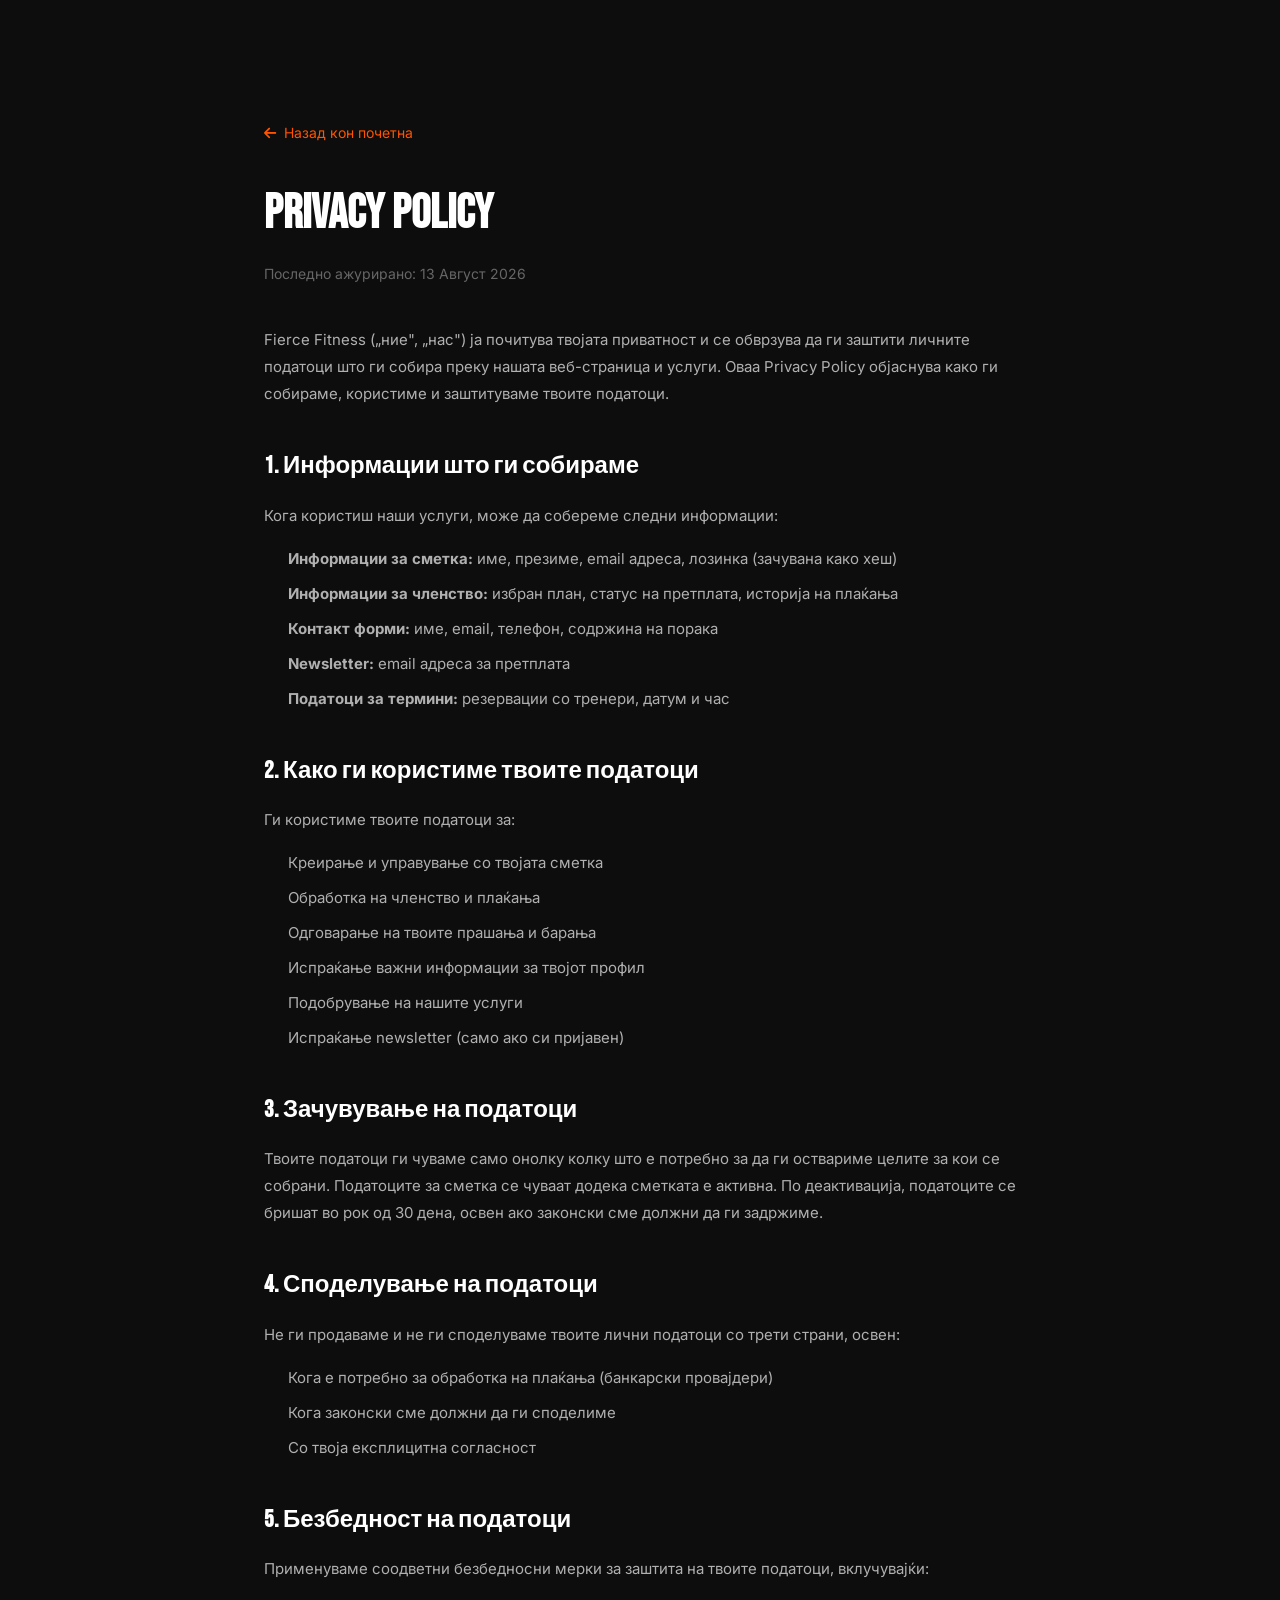
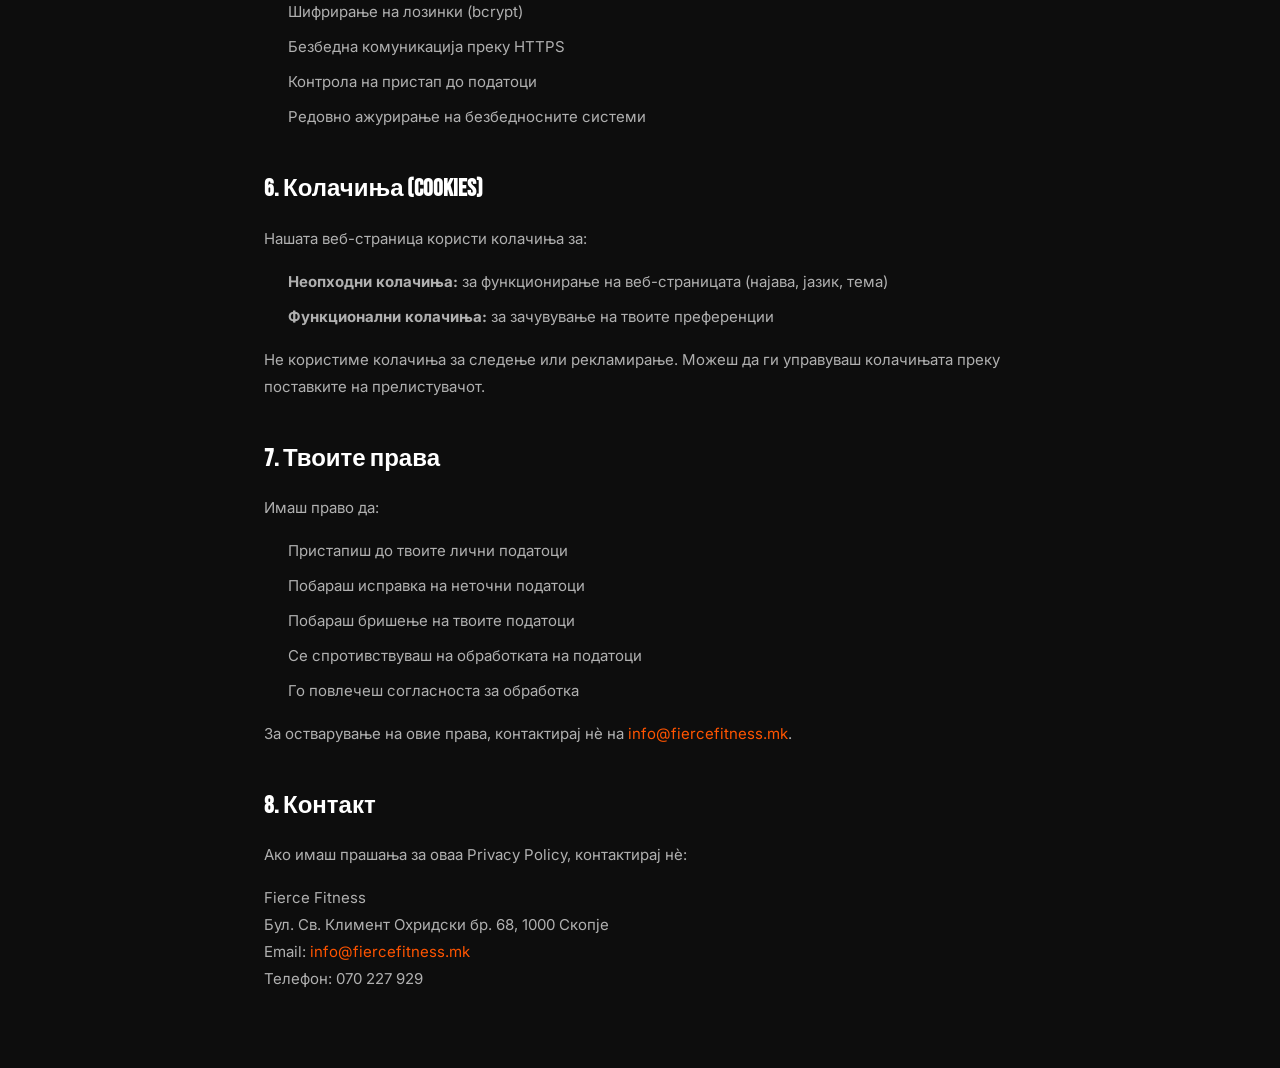
<file: privacy-policy.html>
<!DOCTYPE html>
<html lang="mk">
<head>
    <meta charset="UTF-8">
    <meta name="viewport" content="width=device-width, initial-scale=1.0">
    <title>Privacy Policy | Fierce Fitness</title>
    <meta name="description" content="Privacy Policy - Fierce Fitness Скопје">
    <link rel="preconnect" href="https://fonts.googleapis.com">
    <link rel="preconnect" href="https://fonts.gstatic.com" crossorigin>
    <link href="https://fonts.googleapis.com/css2?family=Bebas+Neue&family=Inter:wght@300;400;500;600;700&family=Poppins:wght@300;400;500;600;700;800;900&display=swap" rel="stylesheet">
    <link rel="stylesheet" href="https://cdnjs.cloudflare.com/ajax/libs/font-awesome/6.5.1/css/all.min.css">
    <link rel="stylesheet" href="style.css">
    <style>
        .privacy-page {
            min-height: 100vh;
            padding: 120px 0 60px;
            background: var(--bg-primary);
        }
        .privacy-content {
            max-width: 800px;
            margin: 0 auto;
            padding: 0 24px;
        }
        .privacy-content h1 {
            font-family: var(--font-heading);
            font-size: clamp(2rem, 5vw, 3rem);
            color: var(--text-primary);
            margin-bottom: 8px;
        }
        .privacy-content .last-updated {
            color: var(--text-muted);
            font-size: 14px;
            margin-bottom: 40px;
        }
        .privacy-content h2 {
            font-family: var(--font-heading);
            font-size: 1.5rem;
            color: var(--text-primary);
            margin-top: 40px;
            margin-bottom: 16px;
        }
        .privacy-content p {
            color: var(--text-secondary);
            font-size: 15px;
            line-height: 1.8;
            margin-bottom: 16px;
        }
        .privacy-content ul {
            color: var(--text-secondary);
            font-size: 15px;
            line-height: 1.8;
            margin-bottom: 16px;
            padding-left: 24px;
        }
        .privacy-content ul li {
            margin-bottom: 8px;
        }
        .privacy-content a {
            color: var(--accent);
            text-decoration: none;
        }
        .privacy-content a:hover {
            text-decoration: underline;
        }
        .privacy-back {
            display: inline-flex;
            align-items: center;
            gap: 8px;
            color: var(--text-secondary);
            text-decoration: none;
            font-size: 14px;
            margin-bottom: 32px;
            transition: color 0.3s ease;
        }
        .privacy-back:hover {
            color: var(--accent);
        }
    </style>
</head>
<body>
    <div class="privacy-page">
        <div class="privacy-content">
            <a href="index.html" class="privacy-back"><i class="fas fa-arrow-left"></i> Назад кон почетна</a>
            <h1>Privacy Policy</h1>
            <p class="last-updated">Последно ажурирано: 13 Август 2026</p>

            <p>Fierce Fitness („ние", „нас") ја почитува твојата приватност и се обврзува да ги заштити личните податоци што ги собира преку нашата веб-страница и услуги. Оваа Privacy Policy објаснува како ги собираме, користиме и заштитуваме твоите податоци.</p>

            <h2>1. Информации што ги собираме</h2>
            <p>Кога користиш наши услуги, може да собереме следни информации:</p>
            <ul>
                <li><strong>Информации за сметка:</strong> име, презиме, email адреса, лозинка (зачувана како хеш)</li>
                <li><strong>Информации за членство:</strong> избран план, статус на претплата, историја на плаќања</li>
                <li><strong>Контакт форми:</strong> име, email, телефон, содржина на порака</li>
                <li><strong>Newsletter:</strong> email адреса за претплата</li>
                <li><strong>Податоци за термини:</strong> резервации со тренери, датум и час</li>
            </ul>

            <h2>2. Како ги користиме твоите податоци</h2>
            <p>Ги користиме твоите податоци за:</p>
            <ul>
                <li>Креирање и управување со твојата сметка</li>
                <li>Обработка на членство и плаќања</li>
                <li>Одговарање на твоите прашања и барања</li>
                <li>Испраќање важни информации за твојот профил</li>
                <li>Подобрување на нашите услуги</li>
                <li>Испраќање newsletter (само ако си пријавен)</li>
            </ul>

            <h2>3. Зачувување на податоци</h2>
            <p>Твоите податоци ги чуваме само онолку колку што е потребно за да ги оствариме целите за кои се собрани. Податоците за сметка се чуваат додека сметката е активна. По деактивација, податоците се бришат во рок од 30 дена, освен ако законски сме должни да ги задржиме.</p>

            <h2>4. Споделување на податоци</h2>
            <p>Не ги продаваме и не ги споделуваме твоите лични податоци со трети страни, освен:</p>
            <ul>
                <li>Кога е потребно за обработка на плаќања (банкарски провајдери)</li>
                <li>Кога законски сме должни да ги споделиме</li>
                <li>Со твоја експлицитна согласност</li>
            </ul>

            <h2>5. Безбедност на податоци</h2>
            <p>Применуваме соодветни безбедносни мерки за заштита на твоите податоци, вклучувајќи:</p>
            <ul>
                <li>Шифрирање на лозинки (bcrypt)</li>
                <li>Безбедна комуникација преку HTTPS</li>
                <li>Контрола на пристап до податоци</li>
                <li>Редовно ажурирање на безбедносните системи</li>
            </ul>

            <h2>6. Колачиња (Cookies)</h2>
            <p>Нашата веб-страница користи колачиња за:</p>
            <ul>
                <li><strong>Неопходни колачиња:</strong> за функционирање на веб-страницата (најава, јазик, тема)</li>
                <li><strong>Функционални колачиња:</strong> за зачувување на твоите преференции</li>
            </ul>
            <p>Не користиме колачиња за следење или рекламирање. Можеш да ги управуваш колачињата преку поставките на прелистувачот.</p>

            <h2>7. Твоите права</h2>
            <p>Имаш право да:</p>
            <ul>
                <li>Пристапиш до твоите лични податоци</li>
                <li>Побараш исправка на неточни податоци</li>
                <li>Побараш бришење на твоите податоци</li>
                <li>Се спротивствуваш на обработката на податоци</li>
                <li>Го повлечеш согласноста за обработка</li>
            </ul>
            <p>За остварување на овие права, контактирај нè на <a href="mailto:info@fiercefitness.mk">info@fiercefitness.mk</a>.</p>

            <h2>8. Контакт</h2>
            <p>Ако имаш прашања за оваа Privacy Policy, контактирај нè:</p>
            <p>
                Fierce Fitness<br>
                Бул. Св. Климент Охридски бр. 68, 1000 Скопје<br>
                Email: <a href="mailto:info@fiercefitness.mk">info@fiercefitness.mk</a><br>
                Телефон: 070 227 929
            </p>
        </div>
    </div>
</body>
</html>
</file>
<file: style.css>
/* ============================================
   FIERCE FITNESS - Main Stylesheet
   ============================================ */

/* --- CSS Variables --- */
:root {
    --bg-primary: #0d0d0d;
    --bg-secondary: #111111;
    --bg-card: #1a1a1a;
    --bg-card-hover: #222222;
    --accent: #ff5400;
    --accent-light: #ff6b00;
    --accent-glow: rgba(255, 84, 0, 0.3);
    --accent-glow-strong: rgba(255, 84, 0, 0.5);
    --text-primary: #ffffff;
    --text-secondary: #b0b0b0;
    --text-muted: #666666;
    --bg: var(--bg-secondary);
    --text: var(--text-primary);
    --border: #2a2a2a;
    --border-light: #333333;
    --font-heading: 'Bebas Neue', 'Poppins', sans-serif;
    --font-body: 'Inter', 'Poppins', sans-serif;
    --font-accent: 'Poppins', sans-serif;
    --transition-smooth: all 0.3s cubic-bezier(0.4, 0, 0.2, 1);
    --transition-bounce: all 0.4s cubic-bezier(0.34, 1.56, 0.64, 1);
    --shadow-sm: 0 2px 8px rgba(0, 0, 0, 0.3);
    --shadow-md: 0 4px 20px rgba(0, 0, 0, 0.4);
    --shadow-lg: 0 8px 40px rgba(0, 0, 0, 0.5);
    --shadow-accent: 0 4px 20px rgba(255, 84, 0, 0.25);
    --radius-sm: 8px;
    --radius-md: 12px;
    --radius-lg: 16px;
    --radius-xl: 24px;
    --overlay-bg: rgba(13, 13, 13, 0.95);
    --overlay-heavy: rgba(13, 13, 13, 0.88);
    --overlay-medium: rgba(13, 13, 13, 0.82);
    --overlay-light: rgba(13, 13, 13, 0.72);
    --overlay-card: rgba(13, 13, 13, 0.85);
    --overlay-gradient-program: rgba(13, 13, 13, 0.92);
    --overlay-gradient-blog: rgba(13, 13, 13, 0.88);
    --nav-scrolled-bg: rgba(13, 13, 13, 0.92);
    --mobile-menu-bg: rgba(13, 13, 13, 0.97);
}

/* --- Light Mode Variables --- */
body.light-mode {
    --accent: #c43d00;
    --accent-light: #d94a08;
    --accent-glow: rgba(196, 61, 0, 0.2);
    --accent-glow-strong: rgba(196, 61, 0, 0.35);
    --bg-primary: #f8f8f6;
    --bg-secondary: #f0efeb;
    --bg-card: #ffffff;
    --bg-card-hover: #f5f5f3;
    --text-primary: #1a1a1a;
    --text-secondary: #555555;
    --text-muted: #888888;
    --border: #e0ddd8;
    --border-light: #d0cdc8;
    --shadow-sm: 0 2px 8px rgba(0, 0, 0, 0.08);
    --shadow-md: 0 4px 20px rgba(0, 0, 0, 0.1);
    --shadow-lg: 0 8px 40px rgba(0, 0, 0, 0.12);
    --shadow-accent: 0 4px 20px rgba(196, 61, 0, 0.18);
    --overlay-bg: rgba(248, 248, 246, 0.95);
    --overlay-heavy: rgba(248, 248, 246, 0.88);
    --overlay-medium: rgba(248, 248, 246, 0.82);
    --overlay-light: rgba(248, 248, 246, 0.72);
    --overlay-card: rgba(248, 248, 246, 0.85);
    --overlay-gradient-program: rgba(248, 248, 246, 0.92);
    --overlay-gradient-blog: rgba(248, 248, 246, 0.88);
    --nav-scrolled-bg: rgba(248, 248, 246, 0.92);
    --mobile-menu-bg: rgba(248, 248, 246, 0.97);
}

/* --- Reset & Base --- */
*, *::before, *::after {
    margin: 0;
    padding: 0;
    box-sizing: border-box;
}

.skip-link {
    position: absolute;
    top: -100%;
    left: 50%;
    transform: translateX(-50%);
    background: var(--accent);
    color: white;
    padding: 12px 24px;
    border-radius: var(--radius-sm);
    font-weight: 600;
    z-index: 10000;
    transition: top 0.3s ease;
}

.skip-link:focus {
    top: 16px;
}

html {
    scroll-behavior: smooth;
    font-size: 16px;
    scrollbar-width: thin;
    scrollbar-color: var(--accent) var(--bg-secondary);
}

html::-webkit-scrollbar {
    width: 8px;
}

html::-webkit-scrollbar-track {
    background: var(--bg-secondary);
}

html::-webkit-scrollbar-thumb {
    background: var(--accent);
    border-radius: 4px;
}

body {
    font-family: var(--font-body);
    background: var(--bg-primary);
    color: var(--text-primary);
    line-height: 1.6;
    overflow-x: hidden;
    -webkit-font-smoothing: antialiased;
    -moz-osx-font-smoothing: grayscale;
    transition: background-color 0.4s ease, color 0.4s ease;
}

/* Google Translate forces top:40px on body — prevent layout shift */
body.top-reset {
    top: 0 !important;
}

/* Hide default Google Translate widget */
.goog-te-banner-frame,
.goog-te-banner-frame-top {
    display: none !important;
}

.goog-te-gadget {
    display: none !important;
}

.goog-te-combo {
    position: absolute;
    left: -9999px;
    opacity: 0;
}

#google_translate_element {
    display: none;
}

a {
    text-decoration: none;
    color: inherit;
}

ul {
    list-style: none;
}

img {
    max-width: 100%;
    height: auto;
    display: block;
}

button {
    border: none;
    outline: none;
    cursor: pointer;
    font-family: inherit;
    background: none;
}

button:focus-visible,
a:focus-visible {
    outline: 2px solid var(--accent);
    outline-offset: 2px;
}

input, textarea {
    font-family: inherit;
    outline: none;
}

input:focus-visible,
textarea:focus-visible {
    outline: 2px solid var(--accent);
    outline-offset: 2px;
}

.container {
    max-width: 1280px;
    margin: 0 auto;
    padding: 0 24px;
}

.sr-only {
    position: absolute;
    width: 1px;
    height: 1px;
    padding: 0;
    margin: -1px;
    overflow: hidden;
    clip: rect(0, 0, 0, 0);
    white-space: nowrap;
    border: 0;
}

.section {
    padding: 100px 0;
    position: relative;
}

.text-accent {
    color: var(--accent);
}

/* --- Loading Screen --- */
.loader {
    position: fixed;
    inset: 0;
    background: var(--bg-primary);
    z-index: 9999;
    display: flex;
    align-items: center;
    justify-content: center;
    transition: opacity 0.5s ease, visibility 0.5s ease;
}

.loader.hidden {
    opacity: 0;
    visibility: hidden;
    pointer-events: none;
}

.loader-inner {
    text-align: center;
}

.loader-flame {
    font-size: 48px;
    color: var(--accent);
    animation: loaderFlame 1s ease-in-out infinite alternate;
    margin-bottom: 16px;
}

@keyframes loaderFlame {
    0% {
        transform: scale(1);
        opacity: 0.8;
    }
    100% {
        transform: scale(1.15);
        opacity: 1;
    }
}

.loader-text {
    font-family: var(--font-heading);
    font-size: 32px;
    letter-spacing: 6px;
    color: var(--text-primary);
    margin-bottom: 24px;
}

.loader-bar {
    width: 200px;
    height: 3px;
    background: var(--border);
    border-radius: 3px;
    overflow: hidden;
    margin: 0 auto;
}

.loader-bar-fill {
    height: 100%;
    width: 0%;
    background: linear-gradient(90deg, var(--accent), var(--accent-light));
    border-radius: 3px;
    animation: loaderFill 0.8s ease-out forwards;
}

@keyframes loaderFill {
    to {
        width: 100%;
    }
}

/* --- Custom Cursor --- */
.cursor {
    width: 8px;
    height: 8px;
    background: var(--accent);
    border-radius: 50%;
    position: fixed;
    top: 0;
    left: 0;
    pointer-events: none;
    z-index: 9999;
    transition: transform 0.15s ease, opacity 0.15s ease;
    mix-blend-mode: difference;
}

.cursor-follower {
    width: 36px;
    height: 36px;
    border: 1.5px solid var(--accent);
    border-radius: 50%;
    position: fixed;
    top: 0;
    left: 0;
    pointer-events: none;
    z-index: 9998;
    transition: transform 0.08s ease, width 0.3s ease, height 0.3s ease, border-color 0.3s ease;
    transform: translate(-50%, -50%);
}

.cursor-follower.hover {
    width: 56px;
    height: 56px;
    border-color: var(--accent-light);
    background: rgba(255, 84, 0, 0.08);
}

@media (pointer: coarse) {
    .cursor, .cursor-follower {
        display: none;
    }
}

/* --- Cookie Banner --- */
.cookie-banner {
    position: fixed;
    bottom: 0;
    left: 0;
    right: 0;
    background: var(--overlay-bg);
    backdrop-filter: blur(20px);
    -webkit-backdrop-filter: blur(20px);
    z-index: 9000;
    padding: 20px 0;
    transform: translateY(100%);
    box-shadow: 0 -4px 20px rgba(0, 0, 0, 0.3);
    transition: transform 0.5s cubic-bezier(0.4, 0, 0.2, 1);
}

.cookie-banner.show {
    transform: translateY(0);
}

.cookie-content {
    max-width: 1280px;
    margin: 0 auto;
    padding: 0 24px;
    display: flex;
    align-items: center;
    justify-content: space-between;
    gap: 24px;
    flex-wrap: wrap;
}

.cookie-text {
    display: flex;
    align-items: center;
    gap: 12px;
    flex: 1;
}

.cookie-text i {
    font-size: 24px;
    color: var(--accent);
    flex-shrink: 0;
}

.cookie-text p {
    font-size: 14px;
    color: var(--text-secondary);
    line-height: 1.5;
}

.cookie-buttons {
    display: flex;
    gap: 12px;
    flex-shrink: 0;
}

.btn-cookie {
    padding: 10px 24px;
    border-radius: var(--radius-sm);
    font-size: 14px;
    font-weight: 600;
    cursor: pointer;
    transition: var(--transition-smooth);
}

.btn-cookie-accept {
    background: var(--accent);
    color: white;
}

.btn-cookie-accept:hover {
    background: var(--accent-light);
    box-shadow: var(--shadow-accent);
    transform: translateY(-2px);
}

.btn-cookie-decline {
    background: transparent;
    color: var(--text-secondary);
    border: 1px solid var(--border);
}

.btn-cookie-decline:hover {
    border-color: var(--text-secondary);
    color: var(--text-primary);
}

/* --- Navbar --- */
.navbar {
    position: fixed;
    top: 0;
    left: 0;
    right: 0;
    z-index: 1000;
    padding: 16px 0;
    transition: padding 0.4s cubic-bezier(0.4, 0, 0.2, 1);
}

/* Blur/bg на посебен слој — backdrop-filter на .navbar би создал containing
   block за fixed .nav-menu и менито би се појавило само во висина на navbar-от */
.navbar::before {
    content: '';
    position: absolute;
    inset: 0;
    background: var(--nav-scrolled-bg);
    -webkit-backdrop-filter: blur(20px);
    backdrop-filter: blur(20px);
    opacity: 0;
    transition: opacity 0.4s cubic-bezier(0.4, 0, 0.2, 1);
    pointer-events: none;
    z-index: -1;
}

.navbar.scrolled {
    padding: 10px 0;
}

.navbar.scrolled::before {
    opacity: 1;
    box-shadow: 0 2px 20px rgba(0, 0, 0, 0.3);
}

.nav-container {
    max-width: 1280px;
    margin: 0 auto;
    padding: 0 24px;
    display: flex;
    align-items: center;
    justify-content: space-between;
}

.nav-logo {
    display: flex;
    align-items: center;
    gap: 8px;
    font-family: var(--font-heading);
    font-size: 22px;
    letter-spacing: 2px;
    color: var(--text-primary);
    transition: var(--transition-smooth);
}

.logo-flame {
    color: var(--accent);
    font-size: 20px;
    animation: flameFlicker 2s ease-in-out infinite alternate;
}

@keyframes flameFlicker {
    0% {
        filter: brightness(1);
        transform: scale(1);
    }
    50% {
        filter: brightness(1.2);
        transform: scale(1.05);
    }
    100% {
        filter: brightness(1);
        transform: scale(1);
    }
}

.nav-menu {
    display: flex;
    align-items: center;
    gap: 28px;
}

.nav-link {
    font-size: 13px;
    font-weight: 500;
    color: var(--text-secondary);
    position: relative;
    padding: 4px 0;
    transition: color 0.3s ease;
    letter-spacing: 0.3px;
}

.nav-link::after {
    content: '';
    position: absolute;
    bottom: -2px;
    left: 0;
    width: 0;
    height: 2px;
    background: var(--accent);
    transition: width 0.3s cubic-bezier(0.4, 0, 0.2, 1);
    border-radius: 1px;
}

.nav-link:hover,
.nav-link.active {
    color: var(--text-primary);
}

.nav-link:hover::after,
.nav-link.active::after {
    width: 100%;
}

.nav-actions {
    display: flex;
    align-items: center;
    gap: 10px;
}

/* --- Theme Toggle Button --- */
.theme-toggle {
    width: 36px;
    height: 36px;
    display: flex;
    align-items: center;
    justify-content: center;
    background: var(--bg-card);
    border: 1px solid var(--border);
    border-radius: 50%;
    color: var(--text-primary);
    font-size: 15px;
    cursor: pointer;
    transition: var(--transition-smooth);
    position: relative;
    overflow: hidden;
    flex-shrink: 0;
}

.theme-toggle:hover {
    border-color: var(--accent);
    color: var(--accent);
    background: rgba(255, 84, 0, 0.08);
}

.theme-toggle i {
    transition: transform 0.4s cubic-bezier(0.4, 0, 0.2, 1), opacity 0.3s ease;
}

.theme-toggle.switching i {
    transform: rotate(180deg) scale(0);
    opacity: 0;
}

/* --- Translate Dropdown --- */
.translate-wrapper {
    position: relative;
    flex-shrink: 0;
}

.translate-btn {
    display: flex;
    align-items: center;
    gap: 5px;
    padding: 5px 10px;
    background: var(--bg-card);
    border: 1px solid var(--border);
    border-radius: 20px;
    color: var(--text-secondary);
    font-size: 12px;
    font-weight: 600;
    cursor: pointer;
    transition: var(--transition-smooth);
    font-family: var(--font-accent);
    height: 30px;
}

.translate-btn:hover {
    border-color: var(--accent);
    color: var(--accent);
}

.translate-dropdown {
    position: absolute;
    top: calc(100% + 8px);
    right: 0;
    background: var(--bg-card);
    border: 1px solid var(--border);
    border-radius: var(--radius-md);
    padding: 8px 0;
    min-width: 170px;
    box-shadow: var(--shadow-lg);
    opacity: 0;
    visibility: hidden;
    transform: translateY(-8px);
    transition: all 0.25s cubic-bezier(0.4, 0, 0.2, 1);
    z-index: 1000;
}

.translate-dropdown.open {
    opacity: 1;
    visibility: visible;
    transform: translateY(0);
}

.translate-option {
    display: flex;
    align-items: center;
    gap: 10px;
    padding: 9px 14px;
    font-size: 13px;
    color: var(--text-secondary);
    cursor: pointer;
    transition: background 0.2s ease, color 0.2s ease;
}

.translate-option:hover {
    background: rgba(255, 84, 0, 0.08);
    color: var(--text-primary);
}

.translate-option.active {
    color: var(--accent);
    font-weight: 600;
}

.translate-option .flag {
    font-size: 15px;
    line-height: 1;
}

/* Language transition effect */
[data-i18n] {
    transition: opacity 0.2s ease;
}

body.lang-switching [data-i18n] {
    opacity: 0.3;
}

/* CTA Nav Button */
.btn-nav-cta {
    display: inline-flex;
    align-items: center;
    padding: 8px 20px;
    background: var(--accent);
    color: white;
    font-size: 13px;
    font-weight: 600;
    border-radius: var(--radius-sm);
    transition: var(--transition-smooth);
    letter-spacing: 0.3px;
}

.btn-nav-cta:hover {
    background: var(--accent-light);
    box-shadow: var(--shadow-accent);
    transform: translateY(-2px);
}

/* Hamburger */
.hamburger {
    display: none;
    flex-direction: column;
    gap: 5px;
    cursor: pointer;
    padding: 4px;
    z-index: 1001;
}

.hamburger span {
    display: block;
    width: 24px;
    height: 2px;
    background: var(--text-primary);
    border-radius: 2px;
    transition: var(--transition-smooth);
    transform-origin: center;
}

.hamburger.active span:nth-child(1) {
    transform: rotate(45deg) translate(5px, 5px);
}

.hamburger.active span:nth-child(2) {
    opacity: 0;
    transform: scaleX(0);
}

.hamburger.active span:nth-child(3) {
    transform: rotate(-45deg) translate(5px, -5px);
}

/* --- Buttons --- */
.btn {
    display: inline-flex;
    align-items: center;
    justify-content: center;
    gap: 8px;
    padding: 14px 32px;
    font-size: 15px;
    font-weight: 600;
    font-family: var(--font-accent);
    border-radius: var(--radius-sm);
    cursor: pointer;
    position: relative;
    overflow: hidden;
    transition: var(--transition-smooth);
}

.btn::before {
    content: '';
    position: absolute;
    width: 0;
    height: 0;
    background: rgba(255, 255, 255, 0.2);
    border-radius: 50%;
    transform: translate(-50%, -50%);
    transition: width 0.6s ease, height 0.6s ease;
}

.btn-ripple::before {
    width: 300px;
    height: 300px;
}

.btn-primary {
    background: var(--accent);
    color: white;
    border: 2px solid var(--accent);
}

.btn-primary:hover {
    background: var(--accent-light);
    border-color: var(--accent-light);
    box-shadow: 0 0 30px rgba(255, 84, 0, 0.35);
    transform: translateY(-3px);
}

.btn-outline {
    background: transparent;
    color: var(--text-primary);
    border: 2px solid var(--border-light);
}

.btn-outline:hover {
    border-color: var(--accent);
    color: var(--accent);
    box-shadow: 0 0 20px rgba(255, 84, 0, 0.15);
    transform: translateY(-3px);
}

/* --- Hero Section --- */
.hero {
    position: relative;
    min-height: 100vh;
    display: flex;
    align-items: center;
    overflow: hidden;
}

.hero-bg {
    position: absolute;
    inset: 0;
}

.hero-img {
    width: 100%;
    height: 100%;
    object-fit: cover;
}

.hero-overlay {
    position: absolute;
    inset: 0;
    background: linear-gradient(
            135deg,
            var(--overlay-heavy) 0%,
            var(--overlay-light) 50%,
            var(--overlay-medium) 100%
    );
}

.hero-gradient-spotlight {
    position: absolute;
    inset: 0;
    background: radial-gradient(circle 400px at 50% 50%, rgba(255, 84, 0, 0.06) 0%, transparent 70%);
    pointer-events: none;
    transition: background 0.1s linear;
}

.hero-gradient-bottom {
    position: absolute;
    bottom: 0;
    left: 0;
    right: 0;
    height: 200px;
    background: linear-gradient(to top, var(--bg-primary) 0%, transparent 100%);
    pointer-events: none;
    z-index: 1;
}

body.light-mode .hero-gradient-bottom {
    background: linear-gradient(to top, var(--bg-primary) 0%, transparent 100%);
}

.hero-content {
    position: relative;
    z-index: 2;
    max-width: 1280px;
    margin: 0 auto;
    padding: 0 24px;
    padding-top: 80px;
}

.hero-badge {
    display: inline-flex;
    align-items: center;
    gap: 8px;
    background: rgba(255, 84, 0, 0.12);
    border: 1px solid rgba(255, 84, 0, 0.25);
    padding: 8px 18px;
    border-radius: 30px;
    font-size: 13px;
    font-weight: 500;
    color: var(--accent-light);
    margin-bottom: 28px;
}

.hero-badge i {
    font-size: 14px;
}

.hero-title {
    font-family: var(--font-heading);
    font-size: clamp(48px, 8vw, 96px);
    line-height: 1;
    letter-spacing: 3px;
    margin-bottom: 24px;
    max-width: 800px;
}

.hero-description {
    font-size: 17px;
    color: var(--text-secondary);
    max-width: 560px;
    margin-bottom: 36px;
    line-height: 1.7;
}

.hero-buttons {
    display: flex;
    gap: 16px;
    margin-bottom: 40px;
    flex-wrap: wrap;
}

.hero-location {
    display: flex;
    align-items: center;
    gap: 10px;
    color: var(--text-muted);
    font-size: 14px;
}

.hero-location i {
    color: var(--accent);
}

.hero-scroll-indicator {
    position: absolute;
    bottom: 40px;
    left: 50%;
    transform: translateX(-50%);
    z-index: 2;
    animation: scrollBounce 2s ease-in-out infinite;
}

.scroll-mouse {
    width: 24px;
    height: 38px;
    border: 2px solid var(--text-muted);
    border-radius: 12px;
    display: flex;
    justify-content: center;
    padding-top: 6px;
}

.scroll-wheel {
    width: 3px;
    height: 8px;
    background: var(--accent);
    border-radius: 3px;
    animation: scrollWheel 1.5s ease-in-out infinite;
}

@keyframes scrollBounce {
    0%, 100% {
        transform: translateX(-50%) translateY(0);
    }
    50% {
        transform: translateX(-50%) translateY(8px);
    }
}

@keyframes scrollWheel {
    0% {
        opacity: 1;
        transform: translateY(0);
    }
    100% {
        opacity: 0;
        transform: translateY(8px);
    }
}

/* --- Section Headers --- */
.section-tag {
    display: inline-block;
    font-family: var(--font-accent);
    font-size: 13px;
    font-weight: 700;
    letter-spacing: 3px;
    color: var(--accent);
    text-transform: uppercase;
    margin-bottom: 12px;
}

.section-title {
    font-family: var(--font-heading);
    font-size: clamp(36px, 5vw, 56px);
    letter-spacing: 2px;
    line-height: 1.1;
    margin-bottom: 16px;
}

.section-subtitle {
    font-size: 16px;
    color: var(--text-secondary);
    max-width: 500px;
}

.section-header {
    text-align: center;
    margin-bottom: 60px;
}

.section-header .section-subtitle {
    margin: 0 auto;
}

/* --- About Section --- */
.about-grid {
    display: grid;
    grid-template-columns: 1fr 1fr;
    gap: 60px;
    align-items: center;
    margin-bottom: 80px;
}

.about-image {
    position: relative;
    border-radius: var(--radius-lg);
    overflow: hidden;
}

.about-image img {
    width: 100%;
    height: 450px;
    object-fit: cover;
    transition: transform 0.6s cubic-bezier(0.4, 0, 0.2, 1);
}

.about-image:hover img {
    transform: scale(1.05);
}

.about-image-badge {
    position: absolute;
    bottom: 20px;
    right: 20px;
    background: var(--accent);
    color: white;
    padding: 16px 20px;
    border-radius: var(--radius-md);
    text-align: center;
    box-shadow: var(--shadow-accent);
}

.badge-number {
    display: block;
    font-family: var(--font-heading);
    font-size: 36px;
    line-height: 1;
    letter-spacing: 1px;
}

.badge-text {
    font-size: 12px;
    font-weight: 500;
    opacity: 0.9;
}

.about-content {
    padding: 20px 0;
}

.about-text {
    font-size: 15px;
    color: var(--text-secondary);
    line-height: 1.8;
    margin-bottom: 16px;
}

/* Stats Grid */
.stats-grid {
    display: grid;
    grid-template-columns: repeat(4, 1fr);
    gap: 24px;
}

.stat-card {
    background: var(--bg-card);
    border: 1px solid var(--border);
    border-radius: var(--radius-md);
    padding: 32px 24px;
    text-align: center;
    transition: var(--transition-smooth);
}

.stat-card:hover {
    border-color: var(--accent);
    transform: translateY(-4px);
    box-shadow: 0 8px 30px rgba(255, 84, 0, 0.1);
}

.stat-icon {
    width: 48px;
    height: 48px;
    margin: 0 auto 16px;
    display: flex;
    align-items: center;
    justify-content: center;
    background: rgba(255, 84, 0, 0.1);
    border-radius: 12px;
    color: var(--accent);
    font-size: 20px;
}

.stat-number {
    font-family: var(--font-heading);
    font-size: 42px;
    letter-spacing: 1px;
    color: var(--text-primary);
    display: inline;
}

.stat-suffix {
    font-family: var(--font-heading);
    font-size: 42px;
    color: var(--accent);
    display: inline;
}

.stat-label {
    font-size: 14px;
    color: var(--text-muted);
    margin-top: 8px;
}

/* --- Programs Section --- */
.programs {
    background: var(--bg-secondary);
    position: relative;
}

.programs::before {
    content: '';
    position: absolute;
    top: -80px;
    left: 0;
    right: 0;
    height: 80px;
    background: linear-gradient(to bottom, transparent 0%, var(--bg-secondary) 100%);
    pointer-events: none;
}

.programs::after {
    content: '';
    position: absolute;
    bottom: -80px;
    left: 0;
    right: 0;
    height: 80px;
    background: linear-gradient(to bottom, var(--bg-secondary) 0%, transparent 100%);
    pointer-events: none;
    z-index: 1;
}

.programs-slider {
    overflow: hidden;
    position: relative;
}

.programs-track {
    display: flex;
    gap: 24px;
    transition: transform 0.5s cubic-bezier(0.4, 0, 0.2, 1);
    touch-action: pan-y;
}

.programs-track.dragging {
    transition: none;
    user-select: none;
}

@media (hover: hover) {
    .programs-track {
        cursor: grab;
    }

    .programs-track.dragging {
        cursor: grabbing;
    }
}

.program-card {
    min-width: calc(25% - 18px);
    background: var(--bg-card);
    border-radius: var(--radius-lg);
    overflow: hidden;
    border: 1px solid var(--border);
    transition: var(--transition-smooth);
}

.program-card:hover {
    transform: translateY(-8px);
    box-shadow: var(--shadow-lg);
    border-color: var(--border-light);
}

.program-image {
    position: relative;
    overflow: hidden;
    height: 220px;
}

.program-image img {
    width: 100%;
    height: 100%;
    object-fit: cover;
    transition: transform 0.6s cubic-bezier(0.4, 0, 0.2, 1);
}

.program-card:hover .program-image img {
    transform: scale(1.08);
}

.program-info {
    padding: 24px;
}

.program-info h3 {
    font-family: var(--font-heading);
    font-size: 24px;
    letter-spacing: 1px;
    margin-bottom: 8px;
}

.program-info p {
    font-size: 14px;
    color: var(--text-secondary);
    line-height: 1.6;
}

/* Slider Controls */
.slider-controls {
    display: flex;
    align-items: center;
    justify-content: center;
    gap: 20px;
    margin-top: 40px;
}

.slider-btn {
    width: 44px;
    height: 44px;
    display: flex;
    align-items: center;
    justify-content: center;
    border: 1px solid var(--border);
    border-radius: 50%;
    color: var(--text-secondary);
    font-size: 14px;
    transition: var(--transition-smooth);
}

.slider-btn:hover {
    border-color: var(--accent);
    color: var(--accent);
    background: rgba(255, 84, 0, 0.08);
}

.slider-dots {
    display: flex;
    gap: 8px;
}

.slider-dot {
    width: 8px;
    height: 8px;
    border-radius: 50%;
    background: var(--border-light);
    cursor: pointer;
    transition: var(--transition-smooth);
}

.slider-dot.active {
    background: var(--accent);
    width: 24px;
    border-radius: 4px;
}

/* --- Trainers Section --- */
.trainers-slider {
    overflow: hidden;
}

.trainers-track {
    display: flex;
    gap: 24px;
    transition: transform 0.5s cubic-bezier(0.4, 0, 0.2, 1);
}

.trainers-track .trainer-card {
    min-width: calc(25% - 18px);
}

.trainer-card {
    background: var(--bg-card);
    border: 1px solid var(--border);
    border-radius: var(--radius-lg);
    overflow: hidden;
    transition: var(--transition-smooth);
    display: flex;
    flex-direction: column;
}

.trainer-card:hover {
    transform: translateY(-8px);
    box-shadow: var(--shadow-lg);
    border-color: var(--border-light);
}

.trainer-image {
    position: relative;
    overflow: hidden;
    height: 280px;
    flex-shrink: 0;
}

.trainer-image img {
    width: 100%;
    height: 100%;
    object-fit: cover;
    transition: transform 0.6s cubic-bezier(0.4, 0, 0.2, 1);
}

.trainer-card:hover .trainer-image img {
    transform: scale(1.08);
}

.trainer-socials {
    position: absolute;
    bottom: -50px;
    left: 50%;
    transform: translateX(-50%);
    display: flex;
    gap: 12px;
    transition: bottom 0.4s cubic-bezier(0.4, 0, 0.2, 1);
}

.trainer-card:hover .trainer-socials {
    bottom: 16px;
}

.trainer-socials a {
    width: 36px;
    height: 36px;
    display: flex;
    align-items: center;
    justify-content: center;
    background: var(--overlay-card);
    backdrop-filter: blur(8px);
    border-radius: 50%;
    color: white;
    font-size: 14px;
    transition: var(--transition-smooth);
}

.trainer-socials a:hover {
    background: var(--accent);
    transform: translateY(-3px);
}

.trainer-info {
    padding: 20px;
    display: flex;
    flex-direction: column;
    flex: 1;
}

.trainer-info h3 {
    font-family: var(--font-heading);
    font-size: 22px;
    letter-spacing: 1px;
    margin-bottom: 4px;
    min-height: 26px;
    line-height: 1.2;
}

.trainer-role {
    font-size: 13px;
    font-weight: 600;
    color: var(--accent);
    display: block;
    margin-bottom: 8px;
    min-height: 18px;
    line-height: 1.3;
}

.trainer-spec {
    font-size: 13px;
    color: var(--text-muted);
    line-height: 1.6;
    flex: 1;
}

.btn-book-trainer {
    margin-top: auto;
}

/* --- Pricing Section --- */
.pricing {
    background: var(--bg-secondary);
    position: relative;
}

.pricing::before {
    content: '';
    position: absolute;
    top: -80px;
    left: 0;
    right: 0;
    height: 80px;
    background: linear-gradient(to bottom, transparent 0%, var(--bg-secondary) 100%);
    pointer-events: none;
}

.pricing-grid {
    display: grid;
    grid-template-columns: repeat(3, 1fr);
    gap: 24px;
    align-items: start;
}

.pricing-card {
    background: var(--bg-card);
    border: 1px solid var(--border);
    border-radius: var(--radius-lg);
    padding: 40px 32px;
    transition: var(--transition-smooth);
    position: relative;
}

.pricing-card:hover {
    transform: translateY(-8px);
    box-shadow: var(--shadow-lg);
}

.pricing-popular {
    border-color: var(--accent);
    box-shadow: var(--shadow-accent);
    animation: premiumGlow 3s ease-in-out infinite;
}

@keyframes premiumGlow {
    0%, 100% {
        box-shadow: 0 0 20px rgba(255, 84, 0, 0.15);
    }
    50% {
        box-shadow: 0 0 35px rgba(255, 84, 0, 0.25);
    }
}

.pricing-badge {
    position: absolute;
    top: -12px;
    left: 50%;
    transform: translateX(-50%);
    background: var(--accent);
    color: white;
    padding: 6px 20px;
    border-radius: 20px;
    font-size: 12px;
    font-weight: 700;
    letter-spacing: 1px;
    white-space: nowrap;
}

.pricing-header {
    text-align: center;
    margin-bottom: 32px;
    padding-bottom: 24px;
    border-bottom: 1px solid var(--border);
}

.pricing-name {
    font-family: var(--font-heading);
    font-size: 28px;
    letter-spacing: 2px;
    margin-bottom: 12px;
}

.pricing-price {
    display: flex;
    align-items: baseline;
    justify-content: center;
    gap: 4px;
}

.price-amount {
    font-family: var(--font-heading);
    font-size: 52px;
    line-height: 1;
    color: var(--text-primary);
}

.price-currency {
    font-size: 16px;
    color: var(--text-muted);
    font-weight: 500;
}

.price-period {
    font-size: 14px;
    color: var(--text-muted);
}

.pricing-features {
    margin-bottom: 32px;
}

.pricing-features li {
    display: flex;
    align-items: center;
    gap: 12px;
    padding: 10px 0;
    font-size: 14px;
    color: var(--text-secondary);
    border-bottom: 1px solid var(--border);
}

.pricing-features li:last-child {
    border-bottom: none;
}

.pricing-features li i.fa-check {
    color: var(--accent);
    font-size: 12px;
}

.pricing-features li i.fa-times {
    color: var(--text-muted);
    font-size: 12px;
}

.pricing-features li.disabled {
    opacity: 0.4;
}

.btn-pricing {
    width: 100%;
}

/* --- Contact Section --- */

/* --- Contact Section --- */
.contact {
    background: var(--bg-secondary);
    position: relative;
}

.contact::before {
    content: '';
    position: absolute;
    top: -80px;
    left: 0;
    right: 0;
    height: 80px;
    background: linear-gradient(to bottom, transparent 0%, var(--bg-secondary) 100%);
    pointer-events: none;
}

.locations-wrapper {
    display: grid;
    grid-template-columns: repeat(2, minmax(0, 1fr));
    gap: 24px;
}

.contact-grid {
    display: grid;
    grid-template-columns: 1fr 1fr;
    gap: 48px;
}

.contact-form {
    position: relative;
}

.form-group {
    position: relative;
    margin-bottom: 28px;
}

.form-group input,
.form-group textarea {
    width: 100%;
    background: transparent;
    border: none;
    border-bottom: 1px solid var(--border);
    padding: 16px 0 12px;
    font-size: 15px;
    color: var(--text-primary);
    transition: border-color 0.3s ease;
    resize: none;
}

.form-group textarea {
    min-height: 100px;
}

.form-group label {
    position: absolute;
    left: 0;
    top: 16px;
    font-size: 15px;
    color: var(--text-muted);
    pointer-events: none;
    transition: all 0.3s cubic-bezier(0.4, 0, 0.2, 1);
}

.form-group input:focus ~ label,
.form-group input:not(:placeholder-shown) ~ label,
.form-group textarea:focus ~ label,
.form-group textarea:not(:placeholder-shown) ~ label {
    top: -8px;
    font-size: 12px;
    color: var(--accent);
}

.form-line {
    position: absolute;
    bottom: 0;
    left: 0;
    width: 0;
    height: 2px;
    background: var(--accent);
    transition: width 0.4s cubic-bezier(0.4, 0, 0.2, 1);
}

.form-group input:focus ~ .form-line,
.form-group textarea:focus ~ .form-line {
    width: 100%;
}

.form-group.error input,
.form-group.error textarea {
    border-bottom-color: #e74c3c;
}

.form-group .error-message {
    font-size: 12px;
    color: #e74c3c;
    margin-top: 6px;
    display: none;
}

.form-group.error .error-message {
    display: block;
}

.password-hint {
    display: block;
    font-size: 11px;
    color: var(--text-muted);
    margin-top: 6px;
    line-height: 1.4;
}

.btn-submit {
    width: 100%;
    margin-top: 8px;
}

.form-success {
    display: none;
    text-align: center;
    padding: 40px 20px;
    color: #2ecc71;
}

.form-success.show {
    display: block;
    animation: fadeInUp 0.5s ease;
}

.form-success i {
    font-size: 48px;
    margin-bottom: 16px;
}

.form-success p {
    color: var(--text-secondary);
    font-size: 15px;
}

.contact-info-card {
    background: var(--bg-card);
    border: 1px solid var(--border);
    border-radius: var(--radius-lg);
    padding: 32px;
    margin-bottom: 24px;
}

.contact-info-item {
    display: flex;
    align-items: flex-start;
    gap: 16px;
    padding: 16px 0;
}

.contact-info-item:not(:last-child) {
    border-bottom: 1px solid var(--border);
}

.contact-info-icon {
    width: 40px;
    height: 40px;
    display: flex;
    align-items: center;
    justify-content: center;
    background: rgba(255, 84, 0, 0.1);
    border-radius: 10px;
    color: var(--accent);
    font-size: 16px;
    flex-shrink: 0;
}

.contact-info-item h4 {
    font-size: 14px;
    font-weight: 600;
    margin-bottom: 4px;
    color: var(--text-primary);
}

.contact-info-item p {
    font-size: 14px;
    color: var(--text-secondary);
    line-height: 1.5;
}

.contact-map {
    border-radius: var(--radius-lg);
    overflow: hidden;
    border: 1px solid var(--border);
}

/* --- Footer --- */
.footer {
    background: var(--bg-primary);
    padding: 60px 0 0;
    position: relative;
}

.footer::before {
    content: '';
    position: absolute;
    top: -80px;
    left: 0;
    right: 0;
    height: 80px;
    background: linear-gradient(to bottom, transparent 0%, var(--bg-primary) 100%);
    pointer-events: none;
}

.footer-grid {
    display: grid;
    grid-template-columns: 2fr 1fr 1.5fr;
    gap: 48px;
    margin-bottom: 48px;
}

.footer-logo {
    display: flex;
    align-items: center;
    gap: 10px;
    font-family: var(--font-heading);
    font-size: 22px;
    letter-spacing: 3px;
    margin-bottom: 16px;
}

.footer-logo i {
    color: var(--accent);
}

.footer-brand p {
    font-size: 14px;
    color: var(--text-secondary);
    line-height: 1.7;
    margin-bottom: 20px;
}

.footer-socials {
    display: flex;
    gap: 12px;
}

.footer-socials a {
    width: 40px;
    height: 40px;
    display: flex;
    align-items: center;
    justify-content: center;
    background: var(--bg-card);
    border: 1px solid var(--border);
    border-radius: 10px;
    color: var(--text-secondary);
    font-size: 16px;
    transition: var(--transition-smooth);
}

.footer-socials a:hover {
    background: var(--accent);
    border-color: var(--accent);
    color: white;
    transform: translateY(-3px);
}

.footer-links h4,
.footer-newsletter h4 {
    font-family: var(--font-heading);
    font-size: 18px;
    letter-spacing: 2px;
    margin-bottom: 20px;
}

.footer-links ul li {
    margin-bottom: 10px;
}

.footer-links ul a {
    font-size: 14px;
    color: var(--text-secondary);
    transition: color 0.3s ease;
    position: relative;
}

.footer-links ul a::after {
    content: '';
    position: absolute;
    bottom: -2px;
    left: 0;
    width: 0;
    height: 1px;
    background: var(--accent);
    transition: width 0.3s ease;
}

.footer-links ul a:hover {
    color: var(--accent);
}

.footer-links ul a:hover::after {
    width: 100%;
}

.footer-newsletter p {
    font-size: 14px;
    color: var(--text-secondary);
    margin-bottom: 16px;
}

.newsletter-form {
    display: flex;
    gap: 0;
    border: 1px solid var(--border);
    border-radius: var(--radius-sm);
    overflow: hidden;
    transition: border-color 0.3s ease;
}

.newsletter-form:focus-within {
    border-color: var(--accent);
}

.newsletter-form input {
    flex: 1;
    background: var(--bg-card);
    border: none;
    padding: 12px 16px;
    color: var(--text-primary);
    font-size: 14px;
}

.newsletter-form input::placeholder {
    color: var(--text-muted);
}

.newsletter-form button {
    background: var(--accent);
    color: white;
    padding: 12px 18px;
    font-size: 16px;
    transition: background 0.3s ease;
}

.newsletter-form button:hover {
    background: var(--accent-light);
}

.footer-bottom p {
    font-size: 13px;
    color: var(--text-muted);
}

/* --- Animations --- */
.animate-in {
    opacity: 0;
    transform: translateY(20px);
    transition: opacity 0.2s cubic-bezier(0.4, 0, 0.2, 1),
    transform 0.2s cubic-bezier(0.4, 0, 0.2, 1);
}

.animate-in.visible {
    opacity: 1;
    transform: translateY(0);
}

@keyframes fadeInUp {
    from {
        opacity: 0;
        transform: translateY(20px);
    }
    to {
        opacity: 1;
        transform: translateY(0);
    }
}

/* --- Responsive Design --- */
@media (max-width: 1024px) {
    .nav-menu {
        display: flex;
        position: fixed;
        top: 0;
        left: 0;
        right: 0;
        bottom: 0;
        background: var(--mobile-menu-bg);
        -webkit-backdrop-filter: blur(20px);
        backdrop-filter: blur(20px);
        flex-direction: column;
        justify-content: center;
        align-items: center;
        gap: 24px;
        z-index: 999;
        opacity: 0;
        visibility: hidden;
        pointer-events: none;
        transition: opacity 0.3s cubic-bezier(0.4, 0, 0.2, 1),
        visibility 0.3s cubic-bezier(0.4, 0, 0.2, 1);
    }

    .nav-menu.active {
        opacity: 1;
        visibility: visible;
        pointer-events: auto;
    }

    .nav-menu .nav-link {
        font-size: 24px;
        font-family: var(--font-heading);
        letter-spacing: 3px;
    }

    .nav-menu.active .nav-link {
        animation: menuItemIn 0.4s cubic-bezier(0.4, 0, 0.2, 1) backwards;
    }

    .nav-menu.active .nav-link:nth-child(1) { animation-delay: 0.05s; }
    .nav-menu.active .nav-link:nth-child(2) { animation-delay: 0.09s; }
    .nav-menu.active .nav-link:nth-child(3) { animation-delay: 0.13s; }
    .nav-menu.active .nav-link:nth-child(4) { animation-delay: 0.17s; }
    .nav-menu.active .nav-link:nth-child(5) { animation-delay: 0.21s; }
    .nav-menu.active .nav-link:nth-child(6) { animation-delay: 0.25s; }
    .nav-menu.active .nav-link:nth-child(7) { animation-delay: 0.29s; }
    .nav-menu.active .nav-link:nth-child(8) { animation-delay: 0.33s; }

    @keyframes menuItemIn {
        from {
            opacity: 0;
            transform: translateY(16px);
        }
        to {
            opacity: 1;
            transform: translateY(0);
        }
    }

    .hamburger {
        display: flex;
    }

    .btn-nav-cta {
        display: none;
    }

    .nav-actions {
        gap: 8px;
    }

    .auth-modal-content {
        margin: 16px;
        padding: 24px;
        max-height: 85vh;
    }

    .user-btn-label {
        display: none;
    }

    .user-btn {
        padding: 0;
        width: 38px;
        height: 38px;
        border-radius: 50%;
        justify-content: center;
    }

    .program-card {
        min-width: calc(50% - 12px);
    }

    .trainers-track .trainer-card {
        min-width: calc(50% - 12px);
    }

    .pricing-grid {
        grid-template-columns: 1fr;
        max-width: 420px;
        margin: 0 auto;
    }

    .footer-grid {
        grid-template-columns: 1fr 1fr;
    }
}

@media (max-width: 768px) {
    .section {
        padding: 70px 0;
    }

    .about-grid {
        grid-template-columns: 1fr;
        gap: 40px;
    }

    .about-image img {
        height: 300px;
    }

    .stats-grid {
        grid-template-columns: repeat(2, 1fr);
        gap: 16px;
    }

    .program-card {
        min-width: calc(100% - 0px);
    }

    .trainers-track .trainer-card {
        min-width: 100%;
    }

    .trainer-image {
        height: 340px;
    }

    .trainer-info {
        padding: 24px 20px;
    }

    .trainer-info h3 {
        font-size: 24px;
    }

    .trainer-role {
        font-size: 14px;
    }

    .trainer-spec {
        font-size: 15px;
        line-height: 1.7;
    }

    .contact-grid {
        grid-template-columns: 1fr;
    }

    .footer-grid {
        grid-template-columns: 1fr;
        gap: 32px;
    }

    .hero-title {
        font-size: clamp(36px, 10vw, 56px);
    }

    .hero-buttons {
        flex-direction: column;
        align-items: flex-start;
    }

    .cookie-content {
        flex-direction: column;
        text-align: center;
    }

    .cookie-text {
        flex-direction: column;
    }
}

@media (max-width: 480px) {
    .stats-grid {
        grid-template-columns: 1fr 1fr;
    }

    .stat-card {
        padding: 24px 16px;
    }

    .stat-number, .stat-suffix {
        font-size: 32px;
    }

    .pricing-card {
        padding: 32px 24px;
    }

    .locations-wrapper {
        grid-template-columns: 1fr;
        gap: 16px;
    }
}

/* --- Ripple Effect --- */
.ripple {
    position: absolute;
    border-radius: 50%;
    background: rgba(255, 255, 255, 0.3);
    transform: scale(0);
    animation: rippleAnim 0.6s linear;
    pointer-events: none;
}

@keyframes rippleAnim {
    to {
        transform: scale(4);
        opacity: 0;
    }
}

.theme-toggle i {
    transition: transform 0.4s cubic-bezier(0.4, 0, 0.2, 1), opacity 0.3s ease;
}

.theme-toggle.switching i {
    transform: rotate(180deg) scale(0);
    opacity: 0;
}

/* --- Newsletter Success Animation --- */
.newsletter-form {
    position: relative;
}

.newsletter-success {
    position: absolute;
    right: 0;
    top: 0;
    bottom: 0;
    width: 48px;
    display: flex;
    align-items: center;
    justify-content: center;
    background: #2ecc71;
    color: white;
    border-radius: 0 var(--radius-sm) var(--radius-sm) 0;
    font-size: 18px;
    opacity: 0;
    transform: scale(0.5);
    transition: all 0.35s cubic-bezier(0.34, 1.56, 0.64, 1);
    pointer-events: none;
}

.newsletter-success.show {
    opacity: 1;
    transform: scale(1);
}

/* --- About Scribble (hand-drawn accent) --- */
.about-image-wrapper {
    position: relative;
}

.about-scribble {
    position: absolute;
    bottom: -12px;
    left: 20px;
    width: 120px;
    opacity: 0.6;
    pointer-events: none;
}

/* --- Pricing Sticker (imperfect detail) --- */
.pricing-sticker {
    position: absolute;
    top: 16px;
    right: -8px;
    background: var(--accent);
    color: white;
    padding: 4px 14px;
    font-size: 11px;
    font-weight: 700;
    letter-spacing: 0.5px;
    text-transform: uppercase;
    transform: rotate(3deg);
    border-radius: 4px;
    box-shadow: 0 2px 8px rgba(255, 84, 0, 0.3);
    z-index: 2;
}

/* --- Trainer Card Featured --- */
.trainer-card--featured {
    grid-row: span 1;
}

.trainer-card--featured .trainer-image {
    height: 280px;
}

/* --- Light Mode Specific Adjustments --- */
body.light-mode .hero-badge {
    background: rgba(255, 84, 0, 0.08);
    border-color: rgba(255, 84, 0, 0.2);
}

body.light-mode .cursor-follower.hover {
    background: rgba(255, 84, 0, 0.06);
}

body.light-mode .pricing-popular {
    animation: premiumGlowLight 3s ease-in-out infinite;
}

@keyframes premiumGlowLight {
    0%, 100% {
        box-shadow: 0 0 15px rgba(255, 84, 0, 0.1);
    }
    50% {
        box-shadow: 0 0 25px rgba(255, 84, 0, 0.18);
    }
}

body.light-mode .btn-primary:hover {
    box-shadow: 0 0 25px rgba(255, 84, 0, 0.25);
}

body.light-mode .btn-outline:hover {
    box-shadow: 0 0 15px rgba(255, 84, 0, 0.1);
}

body.light-mode .stat-card:hover {
    box-shadow: 0 8px 30px rgba(255, 84, 0, 0.08);
}

body.light-mode .btn-nav-cta:hover {
    box-shadow: 0 4px 16px rgba(255, 84, 0, 0.2);
}

body.light-mode .pricing-sticker {
    box-shadow: 0 2px 8px rgba(255, 84, 0, 0.2);
}

body.light-mode .hero-overlay {
    background: linear-gradient(
            135deg,
            rgba(248, 248, 246, 0.75) 0%,
            rgba(248, 248, 246, 0.55) 50%,
            rgba(248, 248, 246, 0.65) 100%
    );
}

body.light-mode .hero-title {
    text-shadow: 0 1px 3px rgba(0, 0, 0, 0.08);
}

body.light-mode .pricing-badge {
    box-shadow: 0 2px 8px rgba(255, 84, 0, 0.2);
}

body.light-mode .about-image-badge {
    box-shadow: 0 4px 16px rgba(255, 84, 0, 0.2);
}

/* --- User Button --- */
.user-btn {
    background: none;
    border: 1px solid var(--border);
    color: var(--text);
    height: 38px;
    border-radius: 20px;
    cursor: pointer;
    display: flex;
    align-items: center;
    gap: 6px;
    padding: 0 12px;
    transition: var(--transition-smooth);
    font-size: 13px;
    flex-shrink: 0;
}

.user-btn i {
    font-size: 14px;
}

.user-btn-label {
    font-size: 13px;
    font-weight: 500;
}

.user-btn:hover {
    border-color: var(--accent);
    color: var(--accent);
}

.user-btn.logged-in {
    background: var(--accent);
    border-color: var(--accent);
    color: #fff;
}

/* --- Auth Modal --- */
.auth-modal {
    display: none;
    position: fixed;
    inset: 0;
    z-index: 10001;
    align-items: center;
    justify-content: center;
}

.auth-modal.show {
    display: flex;
}

.auth-modal-overlay {
    position: absolute;
    inset: 0;
    background: rgba(0, 0, 0, 0.6);
    backdrop-filter: blur(4px);
}

.auth-modal-content {
    position: relative;
    background: var(--bg-card);
    border: 1px solid var(--border);
    border-radius: var(--radius-lg);
    padding: 32px;
    width: 100%;
    max-width: 400px;
    z-index: 1;
    max-height: 90vh;
    overflow-y: auto;
}

.auth-modal-close {
    position: absolute;
    top: 12px;
    right: 16px;
    background: none;
    border: none;
    color: var(--text-muted);
    font-size: 24px;
    cursor: pointer;
}

.auth-modal-close:hover {
    color: var(--text);
}

/* Confirm Modal */
.confirm-modal {
    display: none;
    position: fixed;
    inset: 0;
    z-index: 10002;
    align-items: center;
    justify-content: center;
}

.confirm-modal.show {
    display: flex;
}

.confirm-modal-overlay {
    position: absolute;
    inset: 0;
    background: rgba(0, 0, 0, 0.6);
    backdrop-filter: blur(4px);
}

.confirm-modal-content {
    position: relative;
    background: var(--bg-card);
    border: 1px solid var(--border);
    border-radius: var(--radius-lg);
    padding: 32px;
    width: 100%;
    max-width: 420px;
    z-index: 1;
    text-align: center;
    animation: modalSlideIn 0.3s ease;
}

@keyframes modalSlideIn {
    from {
        opacity: 0;
        transform: translateY(-20px) scale(0.95);
    }
    to {
        opacity: 1;
        transform: translateY(0) scale(1);
    }
}

.confirm-modal-icon {
    width: 60px;
    height: 60px;
    border-radius: 50%;
    background: var(--accent-glow);
    display: flex;
    align-items: center;
    justify-content: center;
    margin: 0 auto 20px;
}

.confirm-modal-icon i {
    font-size: 24px;
    color: var(--accent);
}

.confirm-modal-message {
    font-size: 16px;
    color: var(--text);
    line-height: 1.6;
    margin-bottom: 28px;
}

.confirm-modal-actions {
    display: flex;
    gap: 12px;
    justify-content: center;
}

.confirm-modal-actions .btn {
    min-width: 120px;
}

.auth-tabs {
    display: flex;
    gap: 8px;
    margin-bottom: 24px;
}

.auth-tab {
    flex: 1;
    padding: 10px;
    background: none;
    border: 1px solid var(--border);
    border-radius: var(--radius-md);
    color: var(--text-muted);
    cursor: pointer;
    font-size: 14px;
    font-weight: 500;
    transition: var(--transition-smooth);
}

.auth-tab.active {
    background: var(--accent);
    border-color: var(--accent);
    color: #fff;
}

.auth-form .form-group {
    margin-bottom: 16px;
}

.auth-form label {
    position: absolute;
    top: 12px;
    left: 12px;
    color: var(--text-muted);
    font-size: 14px;
    pointer-events: none;
    transition: 0.2s;
}

.auth-form input:focus + label,
.auth-form input:not(:placeholder-shown) + label {
    top: -8px;
    left: 8px;
    font-size: 11px;
    color: var(--accent);
    background: var(--bg-card);
    padding: 0 4px;
}

.auth-form input {
    width: 100%;
    padding: 12px;
    background: var(--bg);
    border: 1px solid var(--border);
    border-radius: var(--radius-md);
    color: var(--text);
    font-size: 14px;
    outline: none;
    transition: var(--transition-smooth);
}

.auth-form input:focus {
    border-color: var(--accent);
}

.auth-error {
    color: #ff4444;
    font-size: 13px;
    margin-bottom: 12px;
    min-height: 18px;
}

.btn-full {
    width: 100%;
    padding: 12px;
}

.auth-user-info {
    text-align: center;
    margin-bottom: 20px;
}

.auth-user-info i {
    font-size: 48px;
    color: var(--accent);
    display: block;
    margin-bottom: 8px;
}

.auth-user-info span {
    display: block;
    font-size: 16px;
    font-weight: 600;
}

.auth-role-badge {
    display: inline-block !important;
    margin-top: 4px;
    padding: 2px 10px;
    background: var(--accent);
    color: #fff;
    border-radius: 12px;
    font-size: 12px !important;
    font-weight: 500 !important;
}

.auth-memberships {
    margin-bottom: 20px;
}

.auth-memberships h4 {
    font-size: 14px;
    color: var(--text-muted);
    margin-bottom: 8px;
}

.auth-membership-item {
    padding: 10px;
    background: var(--bg);
    border-radius: var(--radius-md);
    margin-bottom: 8px;
    font-size: 13px;
}

.auth-membership-item .plan-name {
    font-weight: 600;
    color: var(--accent);
}

/* --- Toast --- */
.toast {
    position: fixed;
    bottom: 24px;
    right: 24px;
    background: var(--bg-card);
    border: 1px solid var(--border);
    border-radius: var(--radius-md);
    padding: 14px 20px;
    display: flex;
    align-items: center;
    gap: 10px;
    z-index: 10001;
    transform: translateY(100px);
    opacity: 0;
    transition: var(--transition-smooth);
    box-shadow: 0 8px 32px rgba(0, 0, 0, 0.2);
}

.toast.show {
    transform: translateY(0);
    opacity: 1;
}

.toast i {
    color: #4CAF50;
    font-size: 18px;
}

.toast.error i {
    color: #ff4444;
}

/* --- Dashboard --- */
.dashboard-section {
    margin: 16px 0;
}

.dashboard-section-title {
    font-size: 13px;
    color: var(--text-muted);
    text-transform: uppercase;
    letter-spacing: 1px;
    margin-bottom: 8px;
    font-weight: 600;
}

.dashboard-empty {
    text-align: center;
    padding: 24px 16px;
    background: var(--bg);
    border-radius: var(--radius-md);
    border: 1px dashed var(--border);
}

.dashboard-empty i {
    font-size: 32px;
    color: var(--text-muted);
    margin-bottom: 8px;
    display: block;
}

.dashboard-empty p {
    color: var(--text-muted);
    margin-bottom: 12px;
    font-size: 14px;
}

.dashboard-plan-card {
    background: var(--bg);
    border: 1px solid var(--border);
    border-radius: var(--radius-md);
    padding: 16px;
}

.plan-card-header {
    display: flex;
    align-items: center;
    justify-content: space-between;
    margin-bottom: 8px;
}

.plan-card-header i {
    color: var(--accent);
    font-size: 20px;
}

.plan-status-badge {
    font-size: 11px;
    font-weight: 700;
    padding: 3px 10px;
    border-radius: 12px;
    text-transform: uppercase;
    letter-spacing: 0.5px;
}

.plan-status-badge.active {
    background: rgba(76, 175, 80, 0.15);
    color: #4CAF50;
}

.plan-status-badge.inactive {
    background: rgba(255, 68, 68, 0.15);
    color: #ff4444;
}

.plan-card-name {
    font-size: 18px;
    font-weight: 700;
    margin-bottom: 4px;
}

.plan-card-price {
    font-size: 14px;
    color: var(--accent);
    font-weight: 600;
    margin-bottom: 4px;
}

.plan-card-date {
    font-size: 12px;
    color: var(--text-muted);
    margin-bottom: 8px;
}

.plan-card-features {
    font-size: 12px;
    color: var(--text-secondary);
    margin-bottom: 12px;
    line-height: 1.6;
}

.plan-card-actions {
    display: flex;
    gap: 8px;
}

.dashboard-history-item {
    display: flex;
    align-items: center;
    justify-content: space-between;
    padding: 10px 12px;
    background: var(--bg);
    border-radius: var(--radius-md);
    margin-bottom: 6px;
    font-size: 13px;
    border: 1px solid var(--border);
}

.history-plan-name {
    font-weight: 600;
}

.history-status {
    font-size: 11px;
    padding: 2px 8px;
    border-radius: 8px;
    font-weight: 600;
}

.history-status.active {
    background: rgba(76, 175, 80, 0.15);
    color: #4CAF50;
}

.history-status.inactive {
    background: rgba(255, 68, 68, 0.1);
    color: var(--text-muted);
}

.btn-sm {
    padding: 8px 16px;
    font-size: 12px;
}

/* --- Dashboard --- */
.dashboard-section-header {
    display: flex;
    align-items: center;
    justify-content: space-between;
    margin-bottom: 10px;
}

.btn-dash-action {
    background: rgba(255, 84, 0, 0.12);
    color: var(--accent);
    border: 1px solid var(--accent);
    padding: 4px 10px;
    border-radius: 12px;
    font-size: 11px;
    font-weight: 600;
    cursor: pointer;
    transition: var(--transition-smooth);
}

.btn-dash-action:hover {
    background: var(--accent);
    color: #fff;
}

/* Pricing card active state */
.pricing-card.is-active {
    border-color: var(--accent);
    box-shadow: 0 0 0 2px rgba(255, 84, 0, 0.2);
}

.pricing-card .active-badge {
    display: none;
    position: absolute;
    top: 12px;
    right: 12px;
    background: var(--accent);
    color: #fff;
    padding: 4px 10px;
    border-radius: 12px;
    font-size: 11px;
    font-weight: 700;
    z-index: 2;
}

.pricing-card.is-active .active-badge {
    display: block;
}

.btn-current {
    background: var(--accent) !important;
    color: #fff !important;
    border-color: var(--accent) !important;
    opacity: 0.7;
    cursor: default !important;
}

/* ============================================
   FAQ Section
   ============================================ */
.faq {
    position: relative;
}

.faq::before {
    content: '';
    position: absolute;
    top: -80px;
    left: 0;
    right: 0;
    height: 80px;
    background: linear-gradient(to bottom, transparent 0%, var(--bg-primary) 100%);
    pointer-events: none;
}

.faq-list {
    max-width: 800px;
    margin: 0 auto;
    display: flex;
    flex-direction: column;
    gap: 12px;
}

.faq-item {
    background: var(--bg-card);
    border: 1px solid var(--border);
    border-radius: var(--radius-md);
    overflow: hidden;
    transition: var(--transition-smooth);
}

.faq-item:hover {
    border-color: var(--border-light);
}

.faq-question {
    width: 100%;
    display: flex;
    align-items: center;
    justify-content: space-between;
    padding: 18px 24px;
    background: none;
    border: none;
    color: var(--text-primary);
    font-family: var(--font-body);
    font-size: 16px;
    font-weight: 500;
    cursor: pointer;
    text-align: left;
    gap: 16px;
    transition: var(--transition-smooth);
}

.faq-question:hover {
    color: var(--accent);
}

.faq-question i {
    font-size: 12px;
    color: var(--text-muted);
    transition: transform 0.3s ease;
    flex-shrink: 0;
}

.faq-item.active .faq-question i {
    transform: rotate(180deg);
    color: var(--accent);
}

.faq-answer {
    max-height: 0;
    overflow: hidden;
    transition: max-height 0.3s ease, padding 0.3s ease;
}

.faq-item.active .faq-answer {
    max-height: 300px;
}

.faq-answer p {
    padding: 0 24px 20px;
    color: var(--text-secondary);
    font-size: 15px;
    line-height: 1.7;
}

/* ============================================
   Blog Section
   ============================================ */
.blog {
    position: relative;
}

.blog::before {
    content: '';
    position: absolute;
    top: -80px;
    left: 0;
    right: 0;
    height: 80px;
    background: linear-gradient(to bottom, transparent 0%, var(--bg-primary) 100%);
    pointer-events: none;
}

.blog-grid {
    display: grid;
    grid-template-columns: repeat(3, 1fr);
    gap: 24px;
}

.blog-card {
    display: flex;
    flex-direction: column;
    background: var(--bg-card);
    border: 1px solid var(--border);
    border-radius: var(--radius-lg);
    overflow: hidden;
    transition: var(--transition-smooth);
}

.blog-card:hover {
    transform: translateY(-8px);
    box-shadow: var(--shadow-lg);
    border-color: var(--border-light);
}

.blog-card-image {
    position: relative;
    overflow: hidden;
    height: 200px;
}

.blog-card-image img {
    width: 100%;
    height: 100%;
    object-fit: cover;
    transition: transform 0.6s cubic-bezier(0.4, 0, 0.2, 1);
}

.blog-card:hover .blog-card-image img {
    transform: scale(1.08);
}

.blog-card-category {
    position: absolute;
    top: 12px;
    left: 12px;
    background: var(--accent);
    color: white;
    padding: 4px 12px;
    border-radius: 20px;
    font-size: 11px;
    font-weight: 600;
    letter-spacing: 0.5px;
    text-transform: uppercase;
}

.blog-card-body {
    display: flex;
    flex-direction: column;
    flex: 1;
    padding: 20px;
}

.blog-card-date {
    font-size: 12px;
    color: var(--text-muted);
    margin-bottom: 8px;
    display: flex;
    align-items: center;
    gap: 6px;
}

.blog-card-date i {
    font-size: 11px;
    color: var(--accent);
}

.blog-card-title {
    font-family: var(--font-heading);
    font-size: 20px;
    letter-spacing: 0.5px;
    margin-bottom: 8px;
    line-height: 1.2;
}

.blog-card-excerpt {
    font-size: 14px;
    color: var(--text-secondary);
    line-height: 1.6;
    margin-bottom: 12px;
    display: -webkit-box;
    -webkit-line-clamp: 3;
    -webkit-box-orient: vertical;
    overflow: hidden;
}

.blog-card-author {
    margin-top: auto;
    padding-top: 12px;
    border-top: 1px solid var(--border);
    font-size: 12px;
    color: var(--text-muted);
    display: flex;
    align-items: center;
    gap: 6px;
}

.blog-card-author i {
    color: var(--accent);
}

.blog-loading {
    grid-column: 1 / -1;
    text-align: center;
    padding: 60px 20px;
    color: var(--text-muted);
}

.blog-loading i {
    font-size: 32px;
    color: var(--accent);
    margin-bottom: 12px;
    display: block;
}

.blog-empty {
    grid-column: 1 / -1;
    text-align: center;
    padding: 60px 20px;
    color: var(--text-muted);
}

.blog-empty i {
    font-size: 48px;
    color: var(--text-muted);
    margin-bottom: 12px;
    display: block;
}

/* --- Blog "read more" --- */
.blog-card {
    cursor: pointer;
}

.blog-card:focus-visible {
    outline: 2px solid var(--accent);
    outline-offset: 3px;
}

.blog-card-more {
    display: inline-flex;
    align-items: center;
    gap: 8px;
    margin-top: 14px;
    font-family: var(--font-accent);
    font-size: 13px;
    font-weight: 600;
    letter-spacing: 1px;
    text-transform: uppercase;
    color: var(--accent);
    transition: var(--transition-smooth);
}

.blog-card:hover .blog-card-more {
    gap: 12px;
}

.blog-card-more i {
    font-size: 11px;
    transition: var(--transition-smooth);
}

.blog-card:hover .blog-card-more i {
    transform: translateX(3px);
}

/* --- Blog Modal --- */
.blog-modal {
    display: none;
    position: fixed;
    inset: 0;
    z-index: 10003;
    align-items: center;
    justify-content: center;
}

.blog-modal.show {
    display: flex;
}

.blog-modal-overlay {
    position: absolute;
    inset: 0;
    background: rgba(0, 0, 0, 0.7);
    backdrop-filter: blur(4px);
}

.blog-modal-content {
    position: relative;
    background: var(--bg-card);
    border: 1px solid var(--border);
    border-radius: var(--radius-lg);
    width: 100%;
    max-width: 720px;
    max-height: 90vh;
    z-index: 1;
    overflow-y: auto;
    overscroll-behavior: contain;
    animation: modalSlideIn 0.3s ease;
    -webkit-overflow-scrolling: touch;
}

.blog-modal-close {
    position: absolute;
    top: 12px;
    right: 14px;
    width: 40px;
    height: 40px;
    display: flex;
    align-items: center;
    justify-content: center;
    background: rgba(0, 0, 0, 0.5);
    border: 1px solid rgba(255, 255, 255, 0.15);
    border-radius: 50%;
    color: #fff;
    font-size: 22px;
    line-height: 1;
    cursor: pointer;
    z-index: 2;
    transition: var(--transition-smooth);
}

.blog-modal-close:hover {
    background: var(--accent);
    border-color: var(--accent);
    transform: rotate(90deg);
}

.blog-modal-image {
    position: relative;
    height: 280px;
    overflow: hidden;
}

.blog-modal-image img {
    width: 100%;
    height: 100%;
    object-fit: cover;
}

.blog-modal-body {
    padding: 28px 32px 32px;
}

.blog-modal-title {
    font-family: var(--font-heading);
    font-size: 28px;
    line-height: 1.25;
    letter-spacing: 0.5px;
    margin: 10px 0 12px;
}

.blog-modal-author {
    display: flex;
    align-items: center;
    gap: 6px;
    font-size: 13px;
    color: var(--text-muted);
    padding-bottom: 16px;
    margin-bottom: 16px;
    border-bottom: 1px solid var(--border);
}

.blog-modal-author i {
    color: var(--accent);
}

.blog-modal-text p {
    font-size: 15px;
    line-height: 1.75;
    color: var(--text-secondary);
    margin-bottom: 16px;
}

.blog-modal-text p:last-child {
    margin-bottom: 0;
}

@media (max-width: 1024px) {
    .blog-grid {
        grid-template-columns: repeat(2, 1fr);
    }

    .blog-modal-image {
        height: 240px;
    }
}

@media (max-width: 768px) {
    .blog-grid {
        grid-template-columns: 1fr;
    }

    .blog-modal-content {
        margin: 12px;
        max-height: 92dvh;
        border-radius: var(--radius-lg);
    }

    .blog-modal-image {
        height: 180px;
    }

    .blog-modal-body {
        padding: 20px 20px calc(24px + env(safe-area-inset-bottom, 0px));
    }

    .blog-modal-title {
        font-size: 22px;
    }

    .blog-modal-close {
        top: 10px;
        right: 10px;
        width: 44px;
        height: 44px;
        font-size: 24px;
    }

    .blog-card-more {
        min-height: 44px;
        font-size: 14px;
        margin-top: 10px;
    }
}

@media (max-width: 480px) {
    .blog-modal-image {
        height: 150px;
    }

    .blog-modal-title {
        font-size: 19px;
    }

    .blog-modal-text p {
        font-size: 15px;
        line-height: 1.7;
    }
}

/* Touch devices: avoid sticky hover transform on cards */
@media (hover: none) {
    .blog-card:hover {
        transform: none;
        box-shadow: none;
        border-color: var(--border);
    }

    .blog-card:active {
        transform: scale(0.985);
    }

    .blog-card:hover .blog-card-more {
        gap: 8px;
    }
}

/* ============================================
   Contact Response Time
   ============================================ */
.contact-response-note {
    text-align: center;
    font-size: 13px;
    color: var(--text-muted);
    margin-top: 12px;
}

/* ============================================
   Footer Legal Links
   ============================================ */
.footer-bottom {
    display: flex;
    align-items: center;
    justify-content: space-between;
    flex-wrap: wrap;
    gap: 12px;
    padding-top: 24px;
    margin-top: 24px;
    border-top: 1px solid var(--border);
}

.footer-legal {
    display: flex;
    gap: 20px;
}

.footer-legal a {
    color: var(--text-muted);
    font-size: 13px;
    text-decoration: none;
    transition: color 0.3s ease;
}

.footer-legal a:hover {
    color: var(--accent);
}

/* ============================================
   Sticky Mobile CTA
   ============================================ */
.sticky-mobile-cta {
    display: none;
    position: fixed;
    bottom: 20px;
    left: 50%;
    transform: translateX(-50%);
    background: var(--accent);
    color: #fff;
    padding: 14px 28px;
    border-radius: 50px;
    font-family: var(--font-accent);
    font-size: 15px;
    font-weight: 600;
    text-decoration: none;
    align-items: center;
    gap: 8px;
    box-shadow: 0 4px 20px rgba(255, 84, 0, 0.4);
    z-index: 8000;
    transition: var(--transition-smooth);
}

.sticky-mobile-cta:active {
    transform: translateX(-50%) scale(0.95);
}

@media (max-width: 768px) {
    .sticky-mobile-cta {
        display: flex;
    }
}

/* --- Reduced Motion --- */
@media (prefers-reduced-motion: reduce) {
    *, *::before, *::after {
        animation-duration: 0.01ms !important;
        animation-iteration-count: 1 !important;
        transition-duration: 0.01ms !important;
        scroll-behavior: auto !important;
    }

    .animate-in {
        opacity: 1;
        transform: none;
    }

    .loader {
        display: none;
    }

    .cursor, .cursor-follower {
        display: none;
    }
}
</file>
